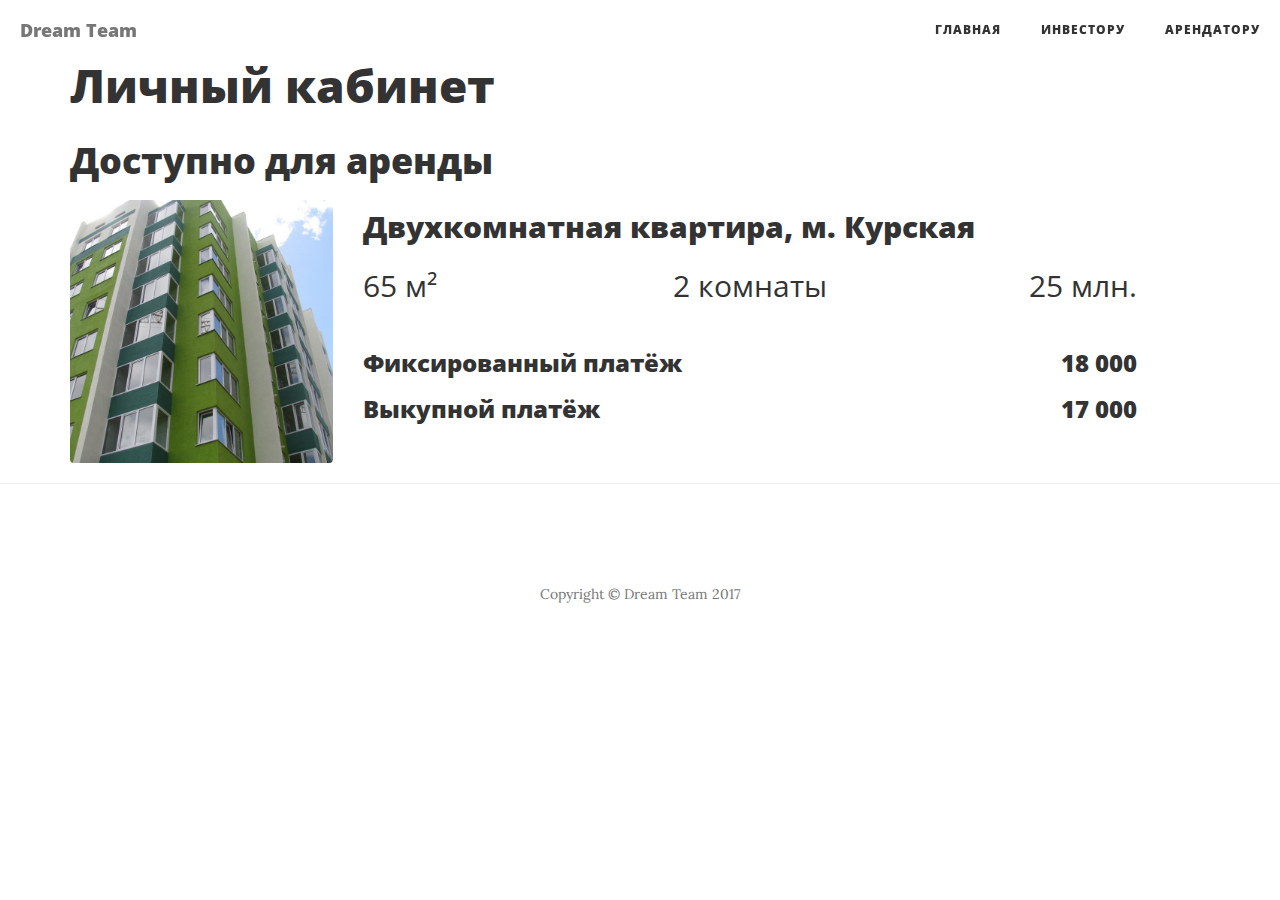
<file: app/dashboard.html>
<!DOCTYPE html>
<html lang="ru">

<head>

    <meta charset="utf-8">
    <meta http-equiv="X-UA-Compatible" content="IE=edge">
    <meta name="viewport" content="width=device-width, initial-scale=1">

    <title>Личный кабинет</title>
    <link href="vendor/bootstrap/css/bootstrap.min.css" rel="stylesheet">
    <link href="css/clean-blog.css" rel="stylesheet">
    <link href="vendor/font-awesome/css/font-awesome.min.css" rel="stylesheet" type="text/css">
    <link href='https://fonts.googleapis.com/css?family=Lora:400,700,400italic,700italic' rel='stylesheet' type='text/css'>
    <link href='https://fonts.googleapis.com/css?family=Open+Sans:300italic,400italic,600italic,700italic,800italic,400,300,600,700,800' rel='stylesheet' type='text/css'>
    <!--[if lt IE 9]>
        <script src="https://oss.maxcdn.com/libs/html5shiv/3.7.0/html5shiv.js"></script>
        <script src="https://oss.maxcdn.com/libs/respond.js/1.4.2/respond.min.js"></script>
    <![endif]-->
</head>

<body>

    <!-- Navigation -->
    <nav class="navbar navbar-default navbar-custom navbar-fixed-top">
        <div class="container-fluid navbar-dark-text">
            <!-- Brand and toggle get grouped for better mobile display -->
            <div class="navbar-header page-scroll">
                <button type="button" class="navbar-toggle" data-toggle="collapse" data-target="#bs-example-navbar-collapse-1">
                    <span class="sr-only">Toggle navigation</span>
                    Меню <i class="fa fa-bars"></i>
                </button>
                <a class="navbar-brand" href="index.html">Dream Team</a>
            </div>

            <!-- Collect the nav links, forms, and other content for toggling -->
            <div class="collapse navbar-collapse" id="bs-example-navbar-collapse-1">
                <ul class="nav navbar-nav navbar-right">
                    <li>
                        <a href="index.html">Главная</a>
                    </li>
                    <li>
                        <a href="investor.html">Инвестору</a>
                    </li>
                    <li>
                        <a href="dashboard.html">Арендатору</a>
                    </li>
                </ul>
            </div>
            <!-- /.navbar-collapse -->
        </div>
        <!-- /.container -->
    </nav>

    <!-- Main Content -->
    <div class="container">
        <div class="row">
            <div class="col-lg-12">
                <h1 class="section-heading">Личный кабинет</h1>
            </div>
            <div class="col-lg-12">
                 <h1>Доступно для аренды</h1>
            </div>
            <div class="col-lg-12">
                <div class="post-preview">
                    <div class="row">
                        <div class="col-lg-3">
                            <img src="img/objects/obj1-thumb.jpg" width="100%" />
                        </div>
                        <div class="col-lg-9">
                            <a href="object.html">    
                                <h2 class="post-title">
                                    Двухкомнатная квартира, м. Курская
                                </h2>
                            </a>
                            <div class="row">
                                <div class="col-sm-4 est-feature">65 м²</div>
                                <div class="col-lg-3 col-sm-4 est-feature text-center">2 комнаты</div>
                                <div class="col-lg-4 col-sm-4 est-feature text-right">25 млн.</div>
                            </div>
                            <div class="row">
                                <div class="col-lg-7 col-sm-8 margin-top-bottom-10px">
                                    <h3>Фиксированный платёж</h3>
                                </div> 
                                <div class="col-sm-4 text-right margin-top-bottom-10px"><h3>18 000</h3></div>
                                <div class="col-lg-7 col-sm-8">
                                    <h3 class="margin-0">Выкупной платёж</h3>
                                </div> 
                                <div class="col-sm-4 text-right"><h3 class="margin-0">17 000</h3></div>
                            </div>
                        </div>
                    </div>
                </div>
            </div>
        </div>
    </div>

    <hr>
    <footer>
        <div class="container">
            <div class="row">
                <div class="col-lg-8 col-lg-offset-2 col-md-10 col-md-offset-1">
                    <p class="copyright text-muted">Copyright &copy; Dream Team 2017</p>
                </div>
            </div>
        </div>
    </footer>
    <script src="vendor/jquery/jquery.min.js"></script>
    <script src="vendor/bootstrap/js/bootstrap.min.js"></script>
    <script src="js/jqBootstrapValidation.js"></script>
    <script src="js/clean-blog.min.js"></script>
</body>
</html>
</file>
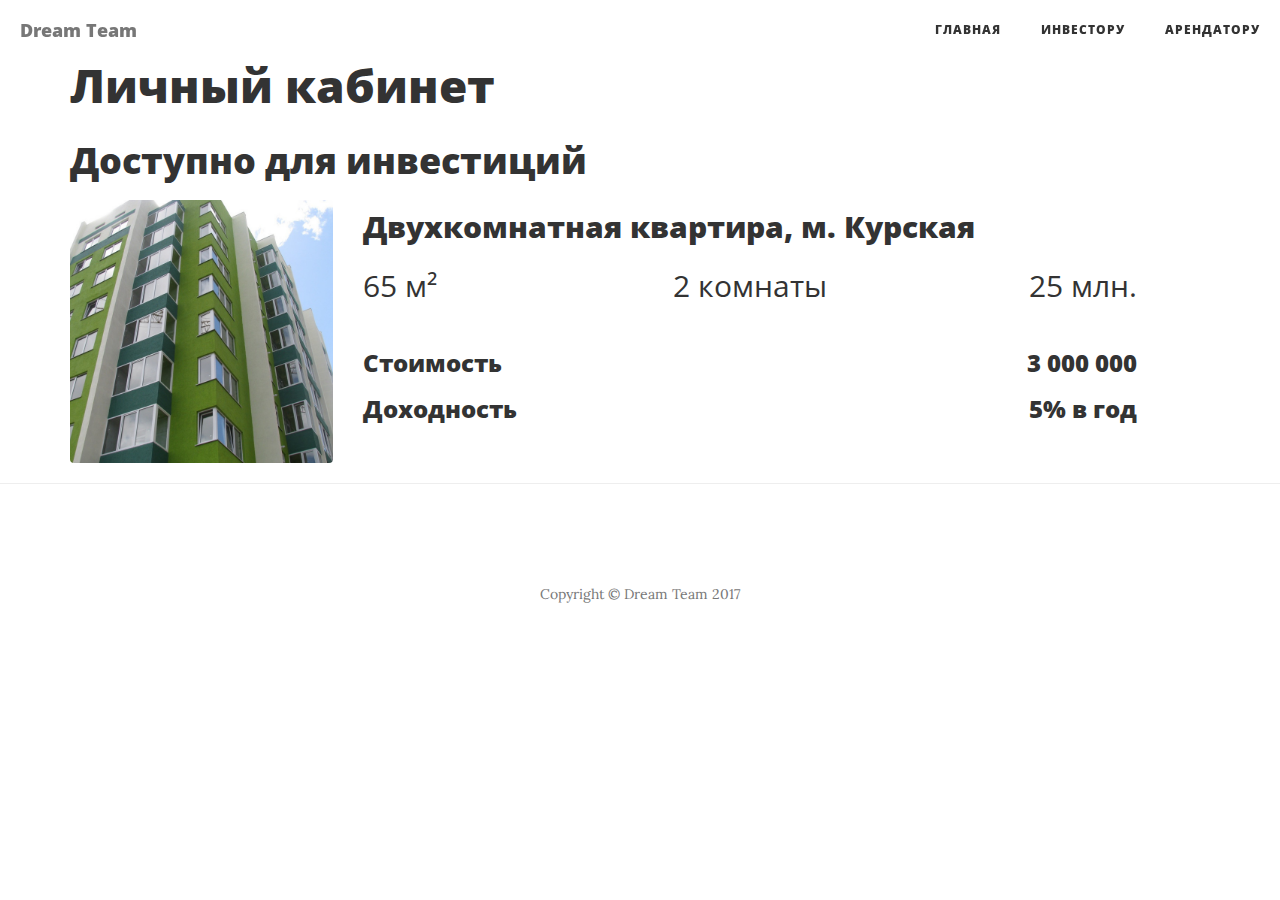
<file: app/investor.html>
<!DOCTYPE html>
<html lang="ru">

<head>

    <meta charset="utf-8">
    <meta http-equiv="X-UA-Compatible" content="IE=edge">
    <meta name="viewport" content="width=device-width, initial-scale=1">

    <title>Личный кабинет</title>
    <link href="vendor/bootstrap/css/bootstrap.min.css" rel="stylesheet">
    <link href="css/clean-blog.css" rel="stylesheet">
    <link href="vendor/font-awesome/css/font-awesome.min.css" rel="stylesheet" type="text/css">
    <link href='https://fonts.googleapis.com/css?family=Lora:400,700,400italic,700italic' rel='stylesheet' type='text/css'>
    <link href='https://fonts.googleapis.com/css?family=Open+Sans:300italic,400italic,600italic,700italic,800italic,400,300,600,700,800' rel='stylesheet' type='text/css'>
    <!--[if lt IE 9]>
        <script src="https://oss.maxcdn.com/libs/html5shiv/3.7.0/html5shiv.js"></script>
        <script src="https://oss.maxcdn.com/libs/respond.js/1.4.2/respond.min.js"></script>
    <![endif]-->
</head>

<body>

    <!-- Navigation -->
    <nav class="navbar navbar-default navbar-custom navbar-fixed-top">
        <div class="container-fluid navbar-dark-text">
            <!-- Brand and toggle get grouped for better mobile display -->
            <div class="navbar-header page-scroll">
                <button type="button" class="navbar-toggle" data-toggle="collapse" data-target="#bs-example-navbar-collapse-1">
                    <span class="sr-only">Toggle navigation</span>
                    Меню <i class="fa fa-bars"></i>
                </button>
                <a class="navbar-brand" href="index.html">Dream Team</a>
            </div>

            <!-- Collect the nav links, forms, and other content for toggling -->
            <div class="collapse navbar-collapse" id="bs-example-navbar-collapse-1">
                <ul class="nav navbar-nav navbar-right">
                    <li>
                        <a href="index.html">Главная</a>
                    </li>
                    <li>
                        <a href="investor.html">Инвестору</a>
                    </li>
                    <li>
                        <a href="dashboard.html">Арендатору</a>
                    </li>
                </ul>
            </div>
            <!-- /.navbar-collapse -->
        </div>
        <!-- /.container -->
    </nav>

    <!-- Main Content -->
    <div class="container">
        <div class="row">
            <div class="col-lg-12">
                <h1 class="section-heading">Личный кабинет</h1>
            </div>
            <hr />
            <div class="col-lg-12"><h1>Доступно для инвестиций</h1></div>
            <div class="col-lg-12">
                <div class="post-preview">
                    <div class="row">
                        <div class="col-lg-3">
                            <img src="img/objects/obj1-thumb.jpg" width="100%" />
                        </div>
                        <div class="col-lg-9">
                            <a href="object-for-investor.html">    
                                <h2 class="post-title">
                                    Двухкомнатная квартира, м. Курская
                                </h2>
                            </a>
                            <div class="row">
                                <div class="col-sm-4 est-feature">65 м²</div>
                                <div class="col-lg-3 col-sm-4 est-feature text-center">2 комнаты</div>
                                <div class="col-lg-4 col-sm-4 est-feature text-right">25 млн.</div>
                            </div>
                            <div class="row">
                                <div class="col-lg-7 col-sm-8 margin-top-bottom-10px">
                                    <h3>Стоимость</h3>
                                </div> 
                                <div class="col-sm-4 text-right margin-top-bottom-10px"><h3>3 000 000</h3></div>
                                <div class="col-lg-7 col-sm-8">
                                    <h3 class="margin-0">Доходность </h3>
                                </div> 
                                <div class="col-sm-4 text-right"><h3 class="margin-0">5% в год</h3></div>
                            </div>
                        </div>
                    </div>
                </div>
            </div>
        </div>
    </div>

    <hr>
    <footer>
        <div class="container">
            <div class="row">
                <div class="col-lg-8 col-lg-offset-2 col-md-10 col-md-offset-1">
                    <p class="copyright text-muted">Copyright &copy; Dream Team 2017</p>
                </div>
            </div>
        </div>
    </footer>
    <script src="vendor/jquery/jquery.min.js"></script>
    <script src="vendor/bootstrap/js/bootstrap.min.js"></script>
    <script src="js/jqBootstrapValidation.js"></script>
    <script src="js/clean-blog.min.js"></script>
</body>

</html>
</file>
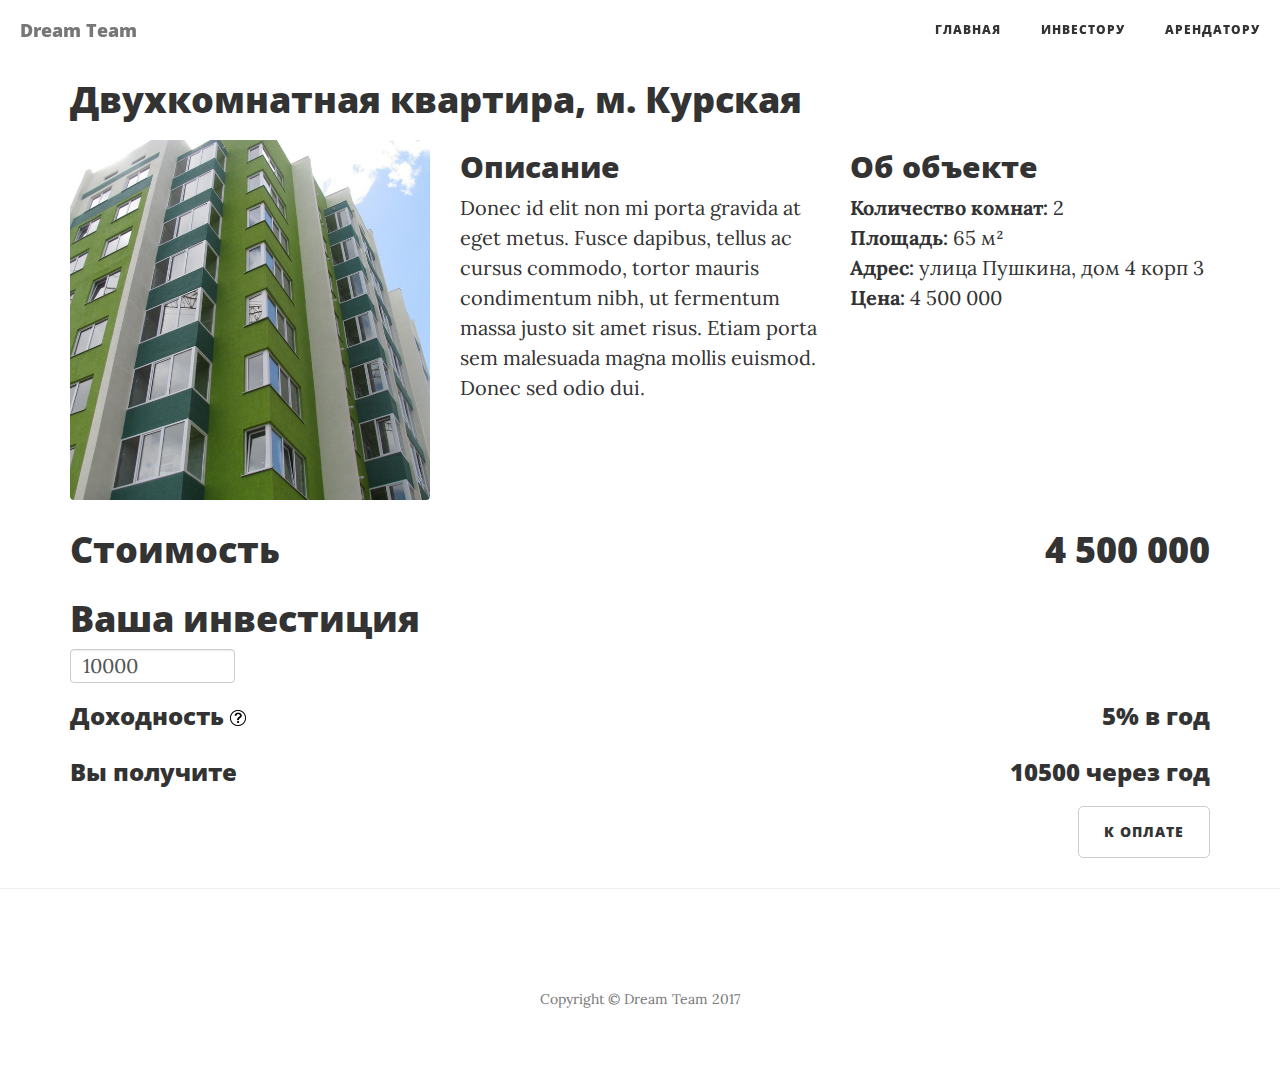
<file: app/object-for-investor.html>
<!DOCTYPE html>
<html lang="ru">

<head>

    <meta charset="utf-8">
    <meta http-equiv="X-UA-Compatible" content="IE=edge">
    <meta name="viewport" content="width=device-width, initial-scale=1">

    <title>Объект</title>
    <link href="vendor/bootstrap/css/bootstrap.min.css" rel="stylesheet">
    <link href="css/clean-blog.css" rel="stylesheet">
    <link href="vendor/font-awesome/css/font-awesome.min.css" rel="stylesheet" type="text/css">
    <link href='https://fonts.googleapis.com/css?family=Lora:400,700,400italic,700italic' rel='stylesheet' type='text/css'>
    <link href='https://fonts.googleapis.com/css?family=Open+Sans:300italic,400italic,600italic,700italic,800italic,400,300,600,700,800' rel='stylesheet' type='text/css'>
    <!--[if lt IE 9]>
        <script src="https://oss.maxcdn.com/libs/html5shiv/3.7.0/html5shiv.js"></script>
        <script src="https://oss.maxcdn.com/libs/respond.js/1.4.2/respond.min.js"></script>
    <![endif]-->
</head>

<body>

    <!-- Navigation -->
    <nav class="navbar navbar-default navbar-custom navbar-fixed-top">
        <div class="container-fluid navbar-dark-text">
            <!-- Brand and toggle get grouped for better mobile display -->
            <div class="navbar-header page-scroll">
                <button type="button" class="navbar-toggle" data-toggle="collapse" data-target="#bs-example-navbar-collapse-1">
                    <span class="sr-only">Toggle navigation</span>
                    Меню <i class="fa fa-bars"></i>
                </button>
                <a class="navbar-brand" href="index.html">Dream Team</a>
            </div>

            <!-- Collect the nav links, forms, and other content for toggling -->
            <div class="collapse navbar-collapse" id="bs-example-navbar-collapse-1">
                <ul class="nav navbar-nav navbar-right">
                    <li>
                        <a href="index.html">Главная</a>
                    </li>
                    <li>
                        <a href="investor.html">Инвестору</a>
                    </li>
                    <li>
                        <a href="dashboard.html">Арендатору</a>
                    </li>
                </ul>
            </div>
            <!-- /.navbar-collapse -->
        </div>
        <!-- /.container -->
    </nav>

    <!-- Main Content -->
    <div class="container">
        <div class="row">
            <div class="col-lg-12 section-heading">
                <h1>Двухкомнатная квартира, м. Курская</h1>
            </div>
            <div class="col-md-4 margin-top-bottom-10px">
                <img class="object-image" src="img/objects/obj1-thumb.jpg" width="100%" />
            </div>
            <div class="col-lg-4">
                <h2>Описание</h2>
                <p class="margin-top-bottom-10px">
                Donec id elit non mi porta gravida at eget metus. Fusce dapibus, tellus ac cursus commodo, tortor mauris condimentum nibh, ut fermentum massa justo sit amet risus. Etiam porta sem malesuada magna mollis euismod. Donec sed odio dui.
                </p>
            </div>
            <div class="col-lg-4 col-md-12">
                <h2>Об объекте</h2>
                <p class="margin-top-bottom-10px">
                    <b>Количество комнат:</b> 2 <br />
                    <b>Площадь:</b> 65 м² <br />
                    <b>Адрес:</b> улица Пушкина, дом 4 корп 3 <br />
                    <b>Цена:</b> <span id="objectPrice">4 500 000</span> <br />
                </p>
            </div>
        </div>
        <div class="row">
            <div class="col-sm-6">
                <h1>Стоимость</h1>
            </div>
            <div class="col-sm-6 text-right">
                <h1>4 500 000</h1>
            </div>
        </div>
        <div class="row">
            <div class="col-sm-12">
                <h1>Ваша инвестиция</h1>
            </div>
            <div class="col-md-2 col-sm-12">
                <input type="number"
                       value="10000" 
                       style="font-size: 20px;"
                       id="investmentValue"
                       class="form-control" step="10000" min="10000" max="4500000" />
            </div>
        </div>
        <div class="row">
            <div class="col-sm-8">
                <h3 class="inline-block">Доходность
                <img src="img/question.png" 
                     height="16px"
                     style="vertical-align: middle;"
                     title="Зависит от объекта недвижимости" />
                </h3>

            </div>
            <div class="col-sm-4 text-right"><h3>5% в год</h3></div>
        </div>
        <div class="row">
            <div class="col-sm-8">
                <h3>Вы получите</h3>
            </div>
            <div class="col-sm-4 text-right"><h3 id="dividendValue">10500 через год</h3></div>
        </div>
        <div class="row">
            <div class="col-lg-12 text-right margin-top-bottom-10px"><a class="btn btn-default">К оплате</a></div>
        </div>
    </div>

    <hr>

    <!-- Footer -->
    <footer>
        <div class="container">
            <div class="row">
                <div class="col-lg-8 col-lg-offset-2 col-md-10 col-md-offset-1">
                    <p class="copyright text-muted">Copyright &copy; Dream Team 2017</p>
                </div>
            </div>
        </div>
    </footer>
    <script src="vendor/jquery/jquery.min.js"></script>
    <script src="vendor/bootstrap/js/bootstrap.min.js"></script>
    <script src="js/jqBootstrapValidation.js"></script>
    <script src="js/clean-blog.min.js"></script>
    <script src="js/app.js"></script>
    <script type="text/javascript">
    </script>
</body>

</html>
</file>
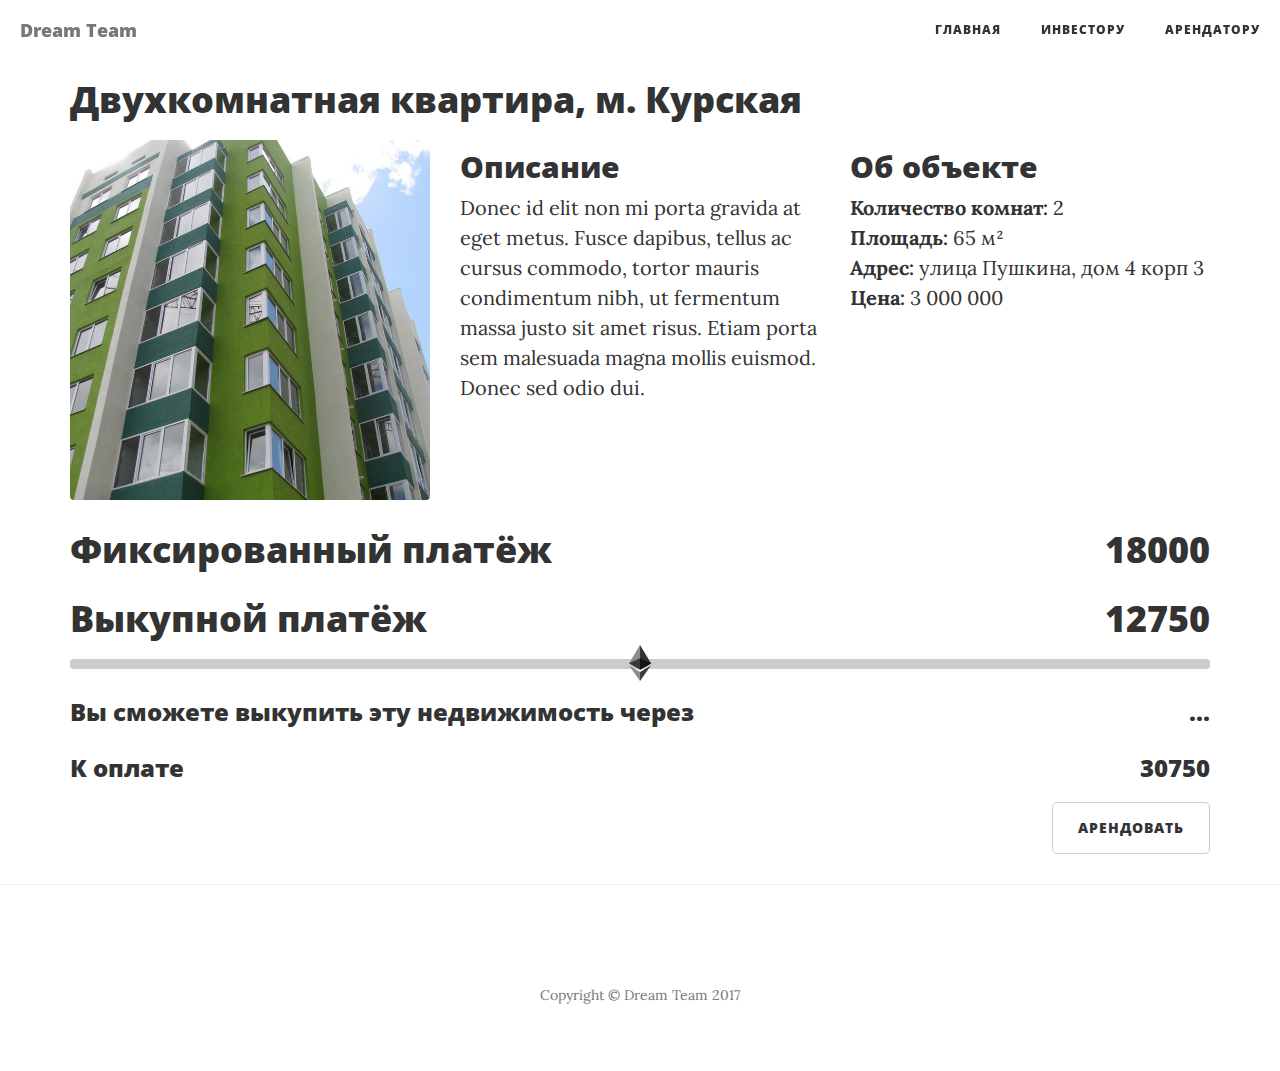
<file: app/object.html>
<!DOCTYPE html>
<html lang="ru">

<head>

    <meta charset="utf-8">
    <meta http-equiv="X-UA-Compatible" content="IE=edge">
    <meta name="viewport" content="width=device-width, initial-scale=1">

    <title>Объект</title>
    <link href="vendor/bootstrap/css/bootstrap.min.css" rel="stylesheet">
    <link href="css/clean-blog.css" rel="stylesheet">
    <link href="vendor/font-awesome/css/font-awesome.min.css" rel="stylesheet" type="text/css">
    <link href='https://fonts.googleapis.com/css?family=Lora:400,700,400italic,700italic' rel='stylesheet' type='text/css'>
    <link href='https://fonts.googleapis.com/css?family=Open+Sans:300italic,400italic,600italic,700italic,800italic,400,300,600,700,800' rel='stylesheet' type='text/css'>
    <!--[if lt IE 9]>
        <script src="https://oss.maxcdn.com/libs/html5shiv/3.7.0/html5shiv.js"></script>
        <script src="https://oss.maxcdn.com/libs/respond.js/1.4.2/respond.min.js"></script>
    <![endif]-->
    <meta name="contractAddress" value="0xec1fb01a6ae42e5c3b23c259b2bcf5a54f9a7db3">
</head>

<body>

    <!-- Navigation -->
    <nav class="navbar navbar-default navbar-custom navbar-fixed-top">
        <div class="container-fluid navbar-dark-text">
            <!-- Brand and toggle get grouped for better mobile display -->
            <div class="navbar-header page-scroll">
                <button type="button" class="navbar-toggle" data-toggle="collapse" data-target="#bs-example-navbar-collapse-1">
                    <span class="sr-only">Toggle navigation</span>
                    Меню <i class="fa fa-bars"></i>
                </button>
                <a class="navbar-brand" href="index.html">Dream Team</a>
            </div>

            <!-- Collect the nav links, forms, and other content for toggling -->
            <div class="collapse navbar-collapse" id="bs-example-navbar-collapse-1">
                <ul class="nav navbar-nav navbar-right">
                    <li>
                        <a href="index.html">Главная</a>
                    </li>
                    <li>
                        <a href="investor.html">Инвестору</a>
                    </li>
                    <li>
                        <a href="dashboard.html">Арендатору</a>
                    </li>
                </ul>
            </div>
            <!-- /.navbar-collapse -->
        </div>
        <!-- /.container -->
    </nav>

    <!-- Main Content -->
    <div class="container">
        <div class="row">
            <div class="col-lg-12 section-heading">
                <h1>Двухкомнатная квартира, м. Курская</h1>
            </div>
            <div class="col-md-4 margin-top-bottom-10px">
                <img class="object-image" src="img/objects/obj1-thumb.jpg" width="100%" />
            </div>
            <div class="col-lg-4">
                <h2>Описание</h2>
                <p class="margin-top-bottom-10px">
                Donec id elit non mi porta gravida at eget metus. Fusce dapibus, tellus ac cursus commodo, tortor mauris condimentum nibh, ut fermentum massa justo sit amet risus. Etiam porta sem malesuada magna mollis euismod. Donec sed odio dui.
                </p>
            </div>
            <div class="col-lg-4 col-md-12">
                <h2>Об объекте</h2>
                <p class="margin-top-bottom-10px">
                    <b>Количество комнат:</b> 2 <br />
                    <b>Площадь:</b> 65 м² <br />
                    <b>Адрес:</b> улица Пушкина, дом 4 корп 3 <br />
                    <b>Цена:</b> <span id="objectPrice">3 000 000</span> <br />
                </p>
            </div>
        </div>
        <div class="row">
            <div class="col-sm-6">
                <h1>Фиксированный платёж</h1>
            </div>
            <div class="col-sm-6 text-right">
                <h1 id="fixedPrice">18000</h1>
            </div>
        </div>
        <div class="row">
            <div class="col-sm-6">
                <h1>Выкупной платёж</h1>
            </div>
            <div class="col-sm-6 text-right">
                <h1 class="inline-block" id="buyoutPayment"></h1>
            </div>
        </div>
        <div class="row">
            <div class="col-lg-12 silder-container">
                <input type="range" min="8500" max='17000' id="buyoutSlider">
            </div>
        </div>
        <div class="row">
            <div class="col-sm-8">
                <h3>Вы сможете выкупить эту недвижимость через</h3>
            </div>
            <div class="col-sm-4 text-right"><h3 id="buyoutTime">...</h3></div>
            <div class="col-sm-8">
                <h3>К оплате</h3>
            </div>
            <div class="col-sm-4 text-right"><h3 id="total">32000</h3></div>
            <div class="col-lg-12 text-right margin-top-bottom-10px">
                <a class="btn btn-default" onclick="rent()">Арендовать</a>
            </div>
        </div>
    </div>

    <hr>

    <!-- Footer -->
    <footer>
        <div class="container">
            <div class="row">
                <div class="col-lg-8 col-lg-offset-2 col-md-10 col-md-offset-1">
                    <p class="copyright text-muted">Copyright &copy; Dream Team 2017</p>
                </div>
            </div>
        </div>
    </footer>
    <script src="vendor/jquery/jquery.min.js"></script>
    <script src="vendor/bootstrap/js/bootstrap.min.js"></script>
    <script src="js/jqBootstrapValidation.js"></script>
    <script src="js/clean-blog.min.js"></script>
    <script src="js/app.js"></script>
</body>

</html>
</file>
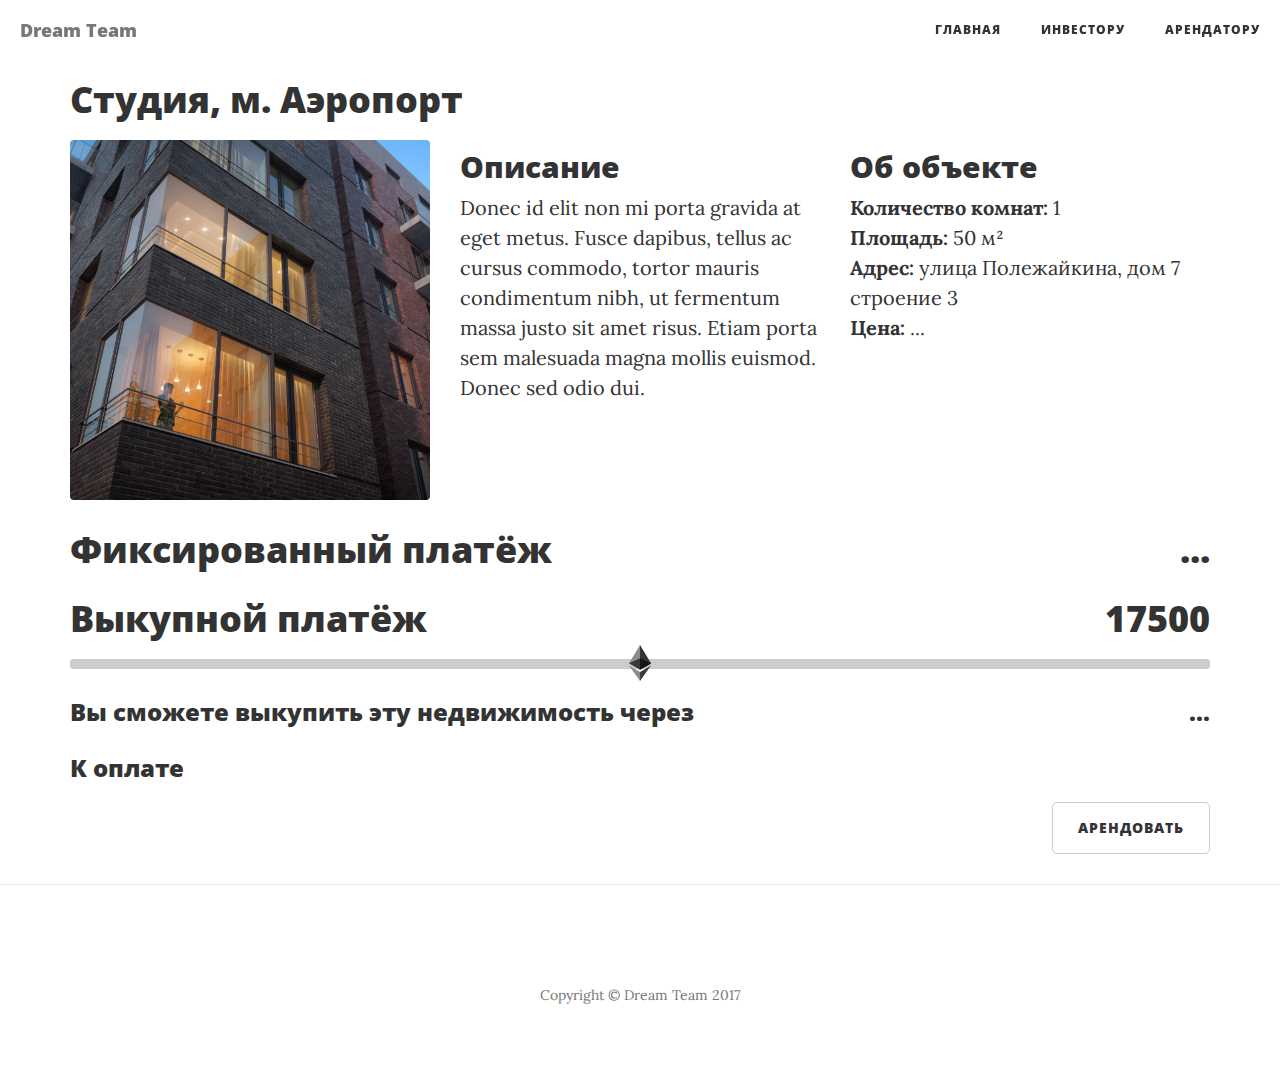
<file: app/object2.html>
<!DOCTYPE html>
<html lang="ru">

<head>

    <meta charset="utf-8">
    <meta http-equiv="X-UA-Compatible" content="IE=edge">
    <meta name="viewport" content="width=device-width, initial-scale=1">

    <title>Объект</title>
    <link href="vendor/bootstrap/css/bootstrap.min.css" rel="stylesheet">
    <link href="css/clean-blog.css" rel="stylesheet">
    <link href="vendor/font-awesome/css/font-awesome.min.css" rel="stylesheet" type="text/css">
    <link href='https://fonts.googleapis.com/css?family=Lora:400,700,400italic,700italic' rel='stylesheet' type='text/css'>
    <link href='https://fonts.googleapis.com/css?family=Open+Sans:300italic,400italic,600italic,700italic,800italic,400,300,600,700,800' rel='stylesheet' type='text/css'>
    <!--[if lt IE 9]>
        <script src="https://oss.maxcdn.com/libs/html5shiv/3.7.0/html5shiv.js"></script>
        <script src="https://oss.maxcdn.com/libs/respond.js/1.4.2/respond.min.js"></script>
    <![endif]-->
    <meta name="contractAddress" value="0x7e9a515d0ec35abf79afa48d7139d87633a46efc">
</head>

<body>

    <!-- Navigation -->
    <nav class="navbar navbar-default navbar-custom navbar-fixed-top">
        <div class="container-fluid navbar-dark-text">
            <!-- Brand and toggle get grouped for better mobile display -->
            <div class="navbar-header page-scroll">
                <button type="button" class="navbar-toggle" data-toggle="collapse" data-target="#bs-example-navbar-collapse-1">
                    <span class="sr-only">Toggle navigation</span>
                    Меню <i class="fa fa-bars"></i>
                </button>
                <a class="navbar-brand" href="index.html">Dream Team</a>
            </div>

            <!-- Collect the nav links, forms, and other content for toggling -->
            <div class="collapse navbar-collapse" id="bs-example-navbar-collapse-1">
                <ul class="nav navbar-nav navbar-right">
                    <li>
                        <a href="index.html">Главная</a>
                    </li>
                    <li>
                        <a href="investor.html">Инвестору</a>
                    </li>
                    <li>
                        <a href="dashboard.html">Арендатору</a>
                    </li>
                </ul>
            </div>
            <!-- /.navbar-collapse -->
        </div>
        <!-- /.container -->
    </nav>

    <!-- Main Content -->
    <div class="container">
        <div class="row">
            <div class="col-lg-12 section-heading">
                <h1>Студия, м. Аэропорт</h1>
            </div>
            <div class="col-md-4 margin-top-bottom-10px">
                <img class="object-image" src="img/objects/obj2-thumb.jpg" width="100%" />
            </div>
            <div class="col-lg-4">
                <h2>Описание</h2>
                <p class="margin-top-bottom-10px">
                Donec id elit non mi porta gravida at eget metus. Fusce dapibus, tellus ac cursus commodo, tortor mauris condimentum nibh, ut fermentum massa justo sit amet risus. Etiam porta sem malesuada magna mollis euismod. Donec sed odio dui.
                </p>
            </div>
            <div class="col-lg-4 col-md-12">
                <h2>Об объекте</h2>
                <p class="margin-top-bottom-10px">
                    <b>Количество комнат:</b> 1 <br />
                    <b>Площадь:</b> 50 м² <br />
                    <b>Адрес:</b> улица Полежайкина, дом 7 строение 3 <br />
                    <b>Цена:</b> <span id="objectPrice">...</span> <br />
                </p>
            </div>
        </div>
        <div class="row">
            <div class="col-sm-6">
                <h1>Фиксированный платёж</h1>
            </div>
            <div class="col-sm-6 text-right">
                <h1 id="fixedPrice">...</h1>
            </div>
        </div>
        <div class="row">
            <div class="col-sm-6">
                <h1>Выкупной платёж</h1>
            </div>
            <div class="col-sm-6 text-right">
                <h1 class="inline-block" id="buyoutPayment"></h1>
            </div>
        </div>
        <div class="row">
            <div class="col-lg-12 silder-container">
                <input type="range" min="10000" max='25000' id="buyoutSlider">
            </div>
        </div>
        <div class="row">
            <div class="col-sm-8">
                <h3>Вы сможете выкупить эту недвижимость через</h3>
            </div>
            <div class="col-sm-4 text-right"><h3 id="buyoutTime">...</h3></div>
            <div class="col-sm-8">
                <h3>К оплате</h3>
            </div>
            <div class="col-sm-4 text-right"><h3 id="total">...</h3></div>
            <div class="col-lg-12 text-right margin-top-bottom-10px">
                <a class="btn btn-default" onclick="rent()">Арендовать</a>
            </div>
        </div>
    </div>

    <hr>

    <!-- Footer -->
    <footer>
        <div class="container">
            <div class="row">
                <div class="col-lg-8 col-lg-offset-2 col-md-10 col-md-offset-1">
                    <p class="copyright text-muted">Copyright &copy; Dream Team 2017</p>
                </div>
            </div>
        </div>
    </footer>
    <script src="vendor/jquery/jquery.min.js"></script>
    <script src="vendor/bootstrap/js/bootstrap.min.js"></script>
    <script src="js/jqBootstrapValidation.js"></script>
    <script src="js/clean-blog.min.js"></script>
    <script src="js/app.js"></script>
</body>

</html>
</file>
<file: app/css/clean-blog.css>
/*!
 * Start Bootstrap - Clean Blog v3.3.7+1 (http://startbootstrap.com/template-overviews/clean-blog)
 * Copyright 2013-2017 Start Bootstrap
 * Licensed under MIT (https://github.com/BlackrockDigital/startbootstrap/blob/gh-pages/LICENSE)
 */
body {
  font-family: 'Lora', 'Times New Roman', serif;
  font-size: 20px;
  color: #333333;
}
p {
  line-height: 1.5;
  margin: 30px 0;
}
p a {
  text-decoration: underline;
}
h1,
h2,
h3,
h4,
h5,
h6 {
  font-family: 'Open Sans', 'Helvetica Neue', Helvetica, Arial, sans-serif;
  font-weight: 800;
}
a {
  color: #333333;
}
a:hover,
a:focus {
  color: #0085A1;
}
a img:hover,
a img:focus {
  cursor: zoom-in;
}
blockquote {
  color: #777777;
  font-style: italic;
}
hr.small {
  max-width: 100px;
  margin: 15px auto;
  border-width: 4px;
  border-color: white;
}
.navbar-custom {
  position: absolute;
  top: 0;
  left: 0;
  width: 100%;
  z-index: 3;
  font-family: 'Open Sans', 'Helvetica Neue', Helvetica, Arial, sans-serif;
}
.navbar-custom .navbar-brand {
  font-weight: 800;
}
.navbar-custom .navbar-header .navbar-toggle {
  color: #777777;
  font-weight: 800;
  text-transform: uppercase;
  font-size: 12px;
}
.navbar-custom .nav li a {
  text-transform: uppercase;
  font-size: 12px;
  font-weight: 800;
  letter-spacing: 1px;
}
@media only screen and (min-width: 768px) {
  .navbar-custom {
    background: transparent;
    border-bottom: 1px solid transparent;
  }
  .navbar-custom .navbar-brand {
    color: white;
    padding: 20px;
  }
  .navbar-custom .navbar-dark-text .navbar-brand,
  .navbar-custom .navbar-dark-text .nav li a {
    color: #333;
  }
  .navbar-custom .navbar-dark-text .navbar-brand:hover,
  .navbar-custom .navbar-dark-text .nav li a:hover {
    color: #777;
  }
  .navbar-custom .navbar-brand:hover,
  .navbar-custom .navbar-brand:focus {
    color: rgba(255, 255, 255, 0.8);
  }
  .navbar-custom .nav li a {
    color: white;
    padding: 20px;
  }
  .navbar-custom .nav li a:hover,
  .navbar-custom .nav li a:focus {
    color: rgba(255, 255, 255, 0.8);
  }
  .navbar-custom .nav li ul.dropdown-menu a {
    color: #333333;
  }
  .navbar-custom .nav li ul.dropdown-menu a:hover,
  .navbar-custom .nav li ul.dropdown-menu a:focus {
    color: #0085A1;
  }
}
@media only screen and (min-width: 1170px) {
  .navbar-custom {
    -webkit-transition: background-color 0.3s;
    -moz-transition: background-color 0.3s;
    transition: background-color 0.3s;
    /* Force Hardware Acceleration in WebKit */
    -webkit-transform: translate3d(0, 0, 0);
    -moz-transform: translate3d(0, 0, 0);
    -ms-transform: translate3d(0, 0, 0);
    -o-transform: translate3d(0, 0, 0);
    transform: translate3d(0, 0, 0);
    -webkit-backface-visibility: hidden;
    backface-visibility: hidden;
  }
  .navbar-custom.is-fixed {
    /* when the user scrolls down, we hide the header right above the viewport */
    position: fixed;
    top: -61px;
    background-color: rgba(255, 255, 255, 0.9);
    border-bottom: 1px solid #f2f2f2;
    -webkit-transition: -webkit-transform 0.3s;
    -moz-transition: -moz-transform 0.3s;
    transition: transform 0.3s;
  }
  .navbar-custom.is-fixed .navbar-brand {
    color: #333333;
  }
  .navbar-custom.is-fixed .navbar-brand:hover,
  .navbar-custom.is-fixed .navbar-brand:focus {
    color: #0085A1;
  }
  .navbar-custom.is-fixed .nav li a {
    color: #333333;
  }
  .navbar-custom.is-fixed .nav li a:hover,
  .navbar-custom.is-fixed .nav li a:focus {
    color: #0085A1;
  }
  .navbar-custom.is-visible {
    /* if the user changes the scrolling direction, we show the header */
    -webkit-transform: translate3d(0, 100%, 0);
    -moz-transform: translate3d(0, 100%, 0);
    -ms-transform: translate3d(0, 100%, 0);
    -o-transform: translate3d(0, 100%, 0);
    transform: translate3d(0, 100%, 0);
  }
}
.intro-header {
  background-color: #777777;
  background: no-repeat center center;
  background-attachment: scroll;
  -webkit-background-size: cover;
  -moz-background-size: cover;
  background-size: cover;
  -o-background-size: cover;
  margin-bottom: 50px;
}
.intro-header .site-heading,
.intro-header .post-heading,
.intro-header .page-heading {
  padding: 100px 0 50px;
  color: white;
}
@media only screen and (min-width: 768px) {
  .intro-header .site-heading,
  .intro-header .post-heading,
  .intro-header .page-heading {
    padding: 150px 0;
  }
}
.intro-header .site-heading,
.intro-header .page-heading {
  text-align: center;
}
.intro-header .site-heading h1,
.intro-header .page-heading h1 {
  margin-top: 0;
  font-size: 30px;
  text-shadow: 2px 4px 3px rgba(0,0,0,0.3);
}
.intro-header .site-heading .subheading,
.intro-header .page-heading .subheading {
  font-size: 24px;
  line-height: 1.1;
  display: block;
  font-family: 'Open Sans', 'Helvetica Neue', Helvetica, Arial, sans-serif;
  font-weight: 400;
  margin: 10px 0 0;
  text-shadow: 2px 2px 3px rgba(0,0,0,0.3);
}
@media only screen and (min-width: 768px) {
  .intro-header .site-heading h1,
  .intro-header .page-heading h1 {
    font-size: 80px;
  }
}
.intro-header .post-heading h1 {
  font-size: 35px;
}
.intro-header .post-heading .subheading,
.intro-header .post-heading .meta {
  line-height: 1.1;
  display: block;
}
.intro-header .post-heading .subheading {
  font-family: 'Open Sans', 'Helvetica Neue', Helvetica, Arial, sans-serif;
  font-size: 24px;
  margin: 10px 0 30px;
  font-weight: 600;
}
.intro-header .post-heading .meta {
  font-family: 'Lora', 'Times New Roman', serif;
  font-style: italic;
  font-weight: 300;
  font-size: 20px;
}
.intro-header .post-heading .meta a {
  color: white;
}
@media only screen and (min-width: 768px) {
  .intro-header .post-heading h1 {
    font-size: 55px;
  }
  .intro-header .post-heading .subheading {
    font-size: 30px;
  }
}
.post-preview {
  font-family: 'Open Sans', 'Helvetica Neue', Helvetica, Arial, sans-serif;
}
.post-preview > a {
  color: #333333;
}
.post-preview > a:hover,
.post-preview > a:focus {
  text-decoration: none;
  color: #0085A1;
}
.post-preview > a > .post-title {
  font-size: 30px;
  margin-top: 30px;
  margin-bottom: 10px;
}
.post-preview > a > .post-subtitle {
  margin: 0;
  font-weight: 300;
  margin-bottom: 10px;
}
.post-preview > .post-meta {
  color: #777777;
  font-size: 18px;
  font-style: italic;
  margin-top: 0;
}
.post-preview > .post-meta > a {
  text-decoration: none;
  color: #333333;
}
.post-preview > .post-meta > a:hover,
.post-preview > .post-meta > a:focus {
  color: #0085A1;
  text-decoration: underline;
}
.post-preview img {
  border-radius: 4px;
  margin-top: 10px;
}
@media only screen and (min-width: 768px) {
  .post-preview > a > .post-title {
    font-size: 36px;
  }
}
.section-heading {
  font-size: 46px;
  margin-top: 60px;
}
.caption {
  text-align: center;
  font-size: 14px;
  padding: 10px;
  font-style: italic;
  margin: 0;
  display: block;
  border-bottom-right-radius: 5px;
  border-bottom-left-radius: 5px;
}
footer {
  padding: 50px 0 65px;
}
footer .list-inline {
  margin: 0;
  padding: 0;
}
footer .copyright {
  font-size: 14px;
  text-align: center;
  margin-bottom: 0;
}
.floating-label-form-group {
  font-size: 14px;
  position: relative;
  margin-bottom: 0;
  padding-bottom: 0.5em;
  border-bottom: 1px solid #eeeeee;
}
.floating-label-form-group input,
.floating-label-form-group textarea {
  z-index: 1;
  position: relative;
  padding-right: 0;
  padding-left: 0;
  border: none;
  border-radius: 0;
  font-size: 1.5em;
  background: none;
  box-shadow: none !important;
  resize: none;
}
.floating-label-form-group label {
  display: block;
  z-index: 0;
  position: relative;
  top: 2em;
  margin: 0;
  font-size: 0.85em;
  line-height: 1.764705882em;
  vertical-align: middle;
  vertical-align: baseline;
  opacity: 0;
  -webkit-transition: top 0.3s ease,opacity 0.3s ease;
  -moz-transition: top 0.3s ease,opacity 0.3s ease;
  -ms-transition: top 0.3s ease,opacity 0.3s ease;
  transition: top 0.3s ease,opacity 0.3s ease;
}
.floating-label-form-group::not(:first-child) {
  padding-left: 14px;
  border-left: 1px solid #eeeeee;
}
.floating-label-form-group-with-value label {
  top: 0;
  opacity: 1;
}
.floating-label-form-group-with-focus label {
  color: #0085A1;
}
form .row:first-child .floating-label-form-group {
  border-top: 1px solid #eeeeee;
}
.btn {
  font-family: 'Open Sans', 'Helvetica Neue', Helvetica, Arial, sans-serif;
  text-transform: uppercase;
  font-size: 14px;
  font-weight: 800;
  letter-spacing: 1px;
  border-radius: 0;
  padding: 15px 25px;
}
.btn-lg {
  font-size: 16px;
  padding: 25px 35px;
}
.btn-default:hover,
.btn-default:focus {
  background-color: #0085A1;
  border: 1px solid #0085A1;
  color: white;
}
.pager {
  margin: 20px 0 0;
}
.pager li > a,
.pager li > span {
  font-family: 'Open Sans', 'Helvetica Neue', Helvetica, Arial, sans-serif;
  text-transform: uppercase;
  font-size: 14px;
  font-weight: 800;
  letter-spacing: 1px;
  padding: 15px 25px;
  background-color: white;
  border-radius: 0;
}
.pager li > a:hover,
.pager li > a:focus {
  color: white;
  background-color: #0085A1;
  border: 1px solid #0085A1;
}
.pager .disabled > a,
.pager .disabled > a:hover,
.pager .disabled > a:focus,
.pager .disabled > span {
  color: #777777;
  background-color: #333333;
  cursor: not-allowed;
}
::-moz-selection {
  color: white;
  text-shadow: none;
  background: #0085A1;
}
::selection {
  color: white;
  text-shadow: none;
  background: #0085A1;
}
img::selection {
  color: white;
  background: transparent;
}
img::-moz-selection {
  color: white;
  background: transparent;
}
body {
  -webkit-tap-highlight-color: #0085A1;
}

/** Range slider input **/
input[type=range] {
  -webkit-appearance: none;
  width: 100%;
  background: transparent;
}

input[type=range]::-webkit-slider-thumb {
  -webkit-appearance: none;
}

input[type=range]:focus {
  outline: none;
}

input[type=range]::-ms-track {
  width: 100%;
  cursor: pointer;
  background: transparent; 
  border-color: transparent;
  color: transparent;
}

/** Range silder thumb **/
/* Special styling for WebKit/Blink */
input[type=range]::-webkit-slider-thumb {
  -webkit-appearance: none;
  height: 36px;
  width: 22px;
  background: #ffffff;
  cursor: pointer;
  margin-top: -14px; /* You need to specify a margin in Chrome, but in Firefox and IE it is automatic */
  background: url('../img/ethereum-1.svg');
  background-size: cover;
}

/* All the same stuff for Firefox */
input[type=range]::-moz-range-thumb {
  border: 1px solid #000000;
  height: 36px;
  width: 16px;
  border-radius: 3px;
  background: #ffffff;
  cursor: pointer;
  background: url('../img/ethereum-1.svg');
  background-size: cover;
}

/* All the same stuff for IE */
input[type=range]::-ms-thumb {
  border: 1px solid #000000;
  height: 36px;
  width: 16px;
  border-radius: 3px;
  background: #ffffff;
  cursor: pointer;
  background: url('../img/ethereum-1.svg');
  background-size: cover;
}

/** Range input track **/
input[type=range]::-webkit-slider-runnable-track {
  width: 100%;
  height: 10px;
  cursor: pointer;
  background: #ccc;
  border-radius: 4px;
}

input[type=range]:focus::-webkit-slider-runnable-track {
  background: #ccc;
}

input[type=range]::-moz-range-track {
  width: 100%;
  height: 8.4px;
  cursor: pointer;
  background: #3071a9;
  border-radius: 1.3px;
  border: 0.2px solid #010101;
}

input[type=range]::-ms-track {
  width: 100%;
  height: 8.4px;
  cursor: pointer;
  background: transparent;
  border-color: transparent;
  border-width: 16px 0;
  color: transparent;
}
input[type=range]::-ms-fill-lower {
  background: #2a6495;
  border: 0.2px solid #010101;
  border-radius: 2.6px;
}
input[type=range]:focus::-ms-fill-lower {
  background: #3071a9;
}
input[type=range]::-ms-fill-upper {
  background: #3071a9;
  border: 0.2px solid #010101;
  border-radius: 2.6px;
}
input[type=range]:focus::-ms-fill-upper {
  background: #367ebd;
}

.silder-container {
  margin-top: 10px;
  margin-bottom: 10px;
}

.btn {
  border-radius: 5px;
}

.txt-secondary {
  color: #777;
}

.est-feature {
  margin: 12px 0;
  font-size: 30px;
}

.price {
  font-weight: bold; 
  font-size: 34px;
}

.post-preview .btn {
  vertical-align: middle;
  padding: 14px;
  height: 100%;
}

.margin-top-bottom-10px {
  margin-top: 10px;
  margin-bottom: 10px;
}

.object-image {
  border-radius: 4px;
}

.inline-block {
  display: inline-block;
}

.margin-0 {
  margin: 0;
}
</file>
